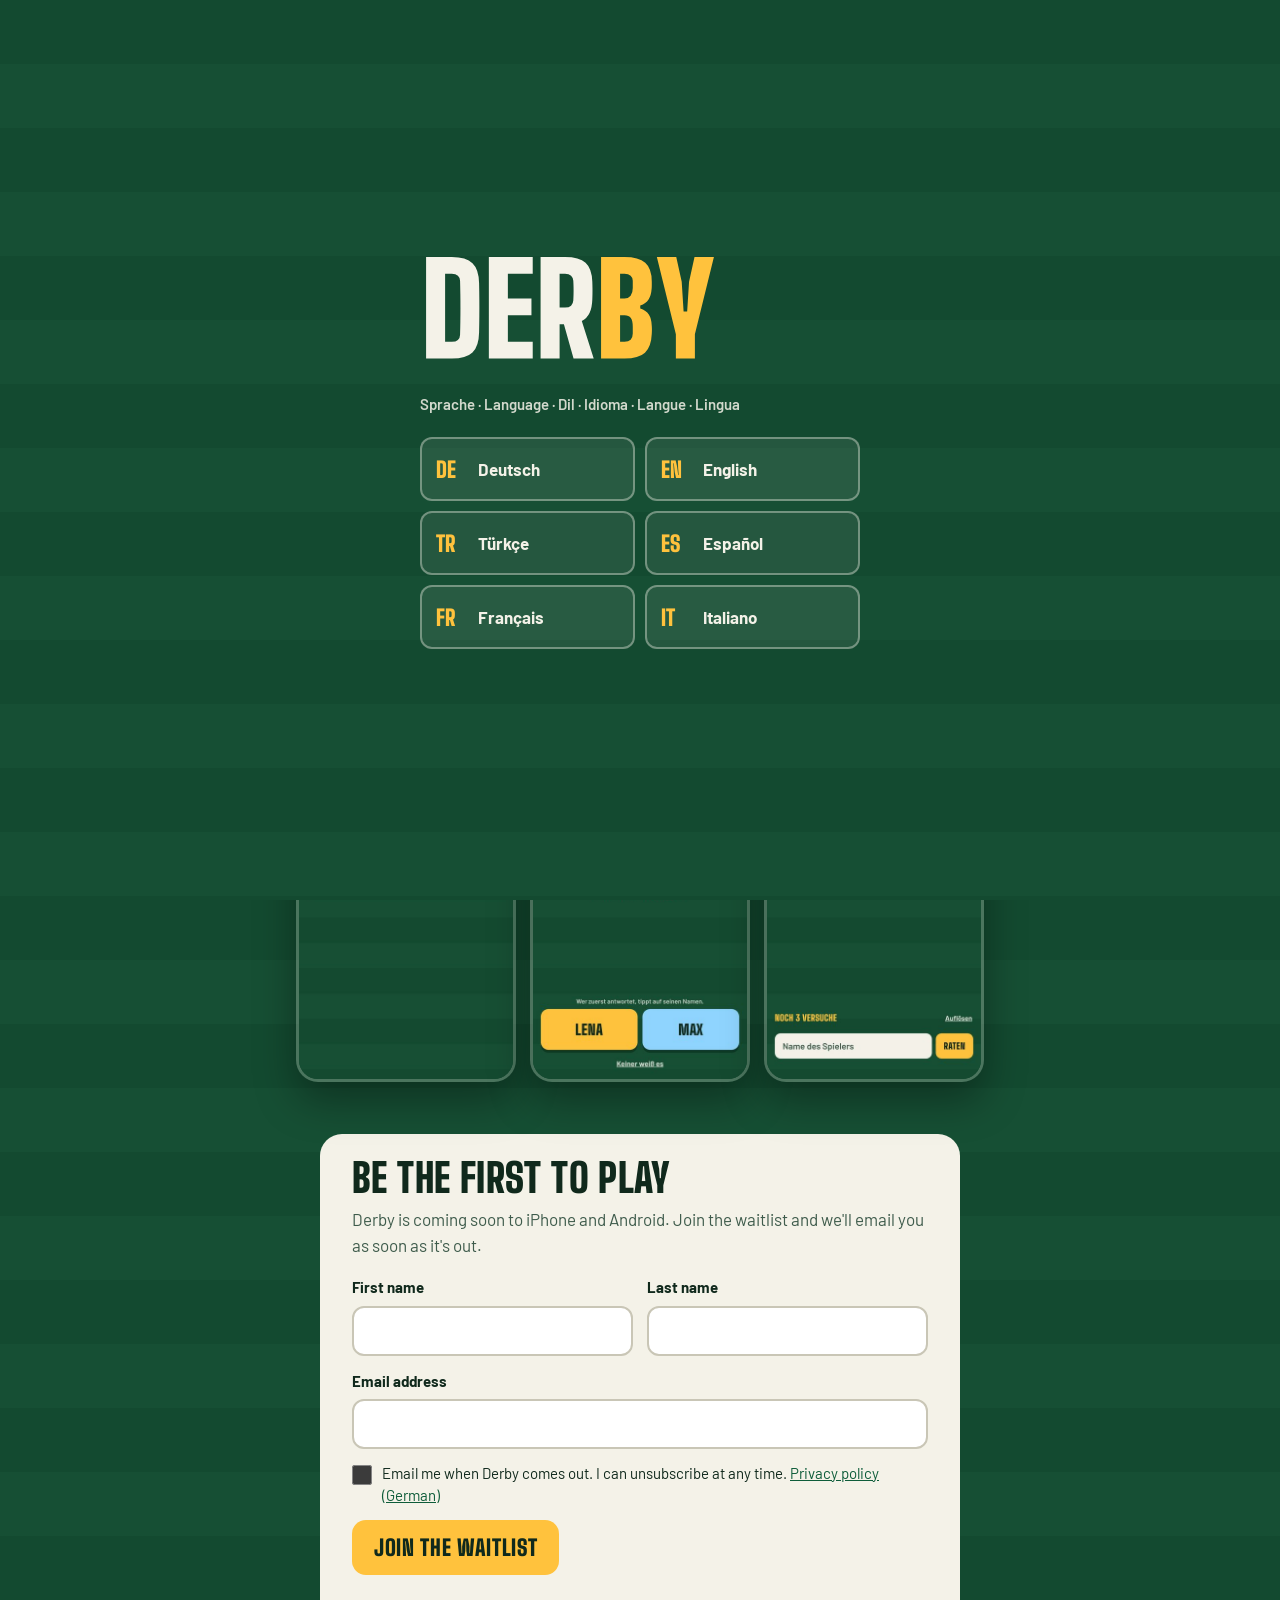
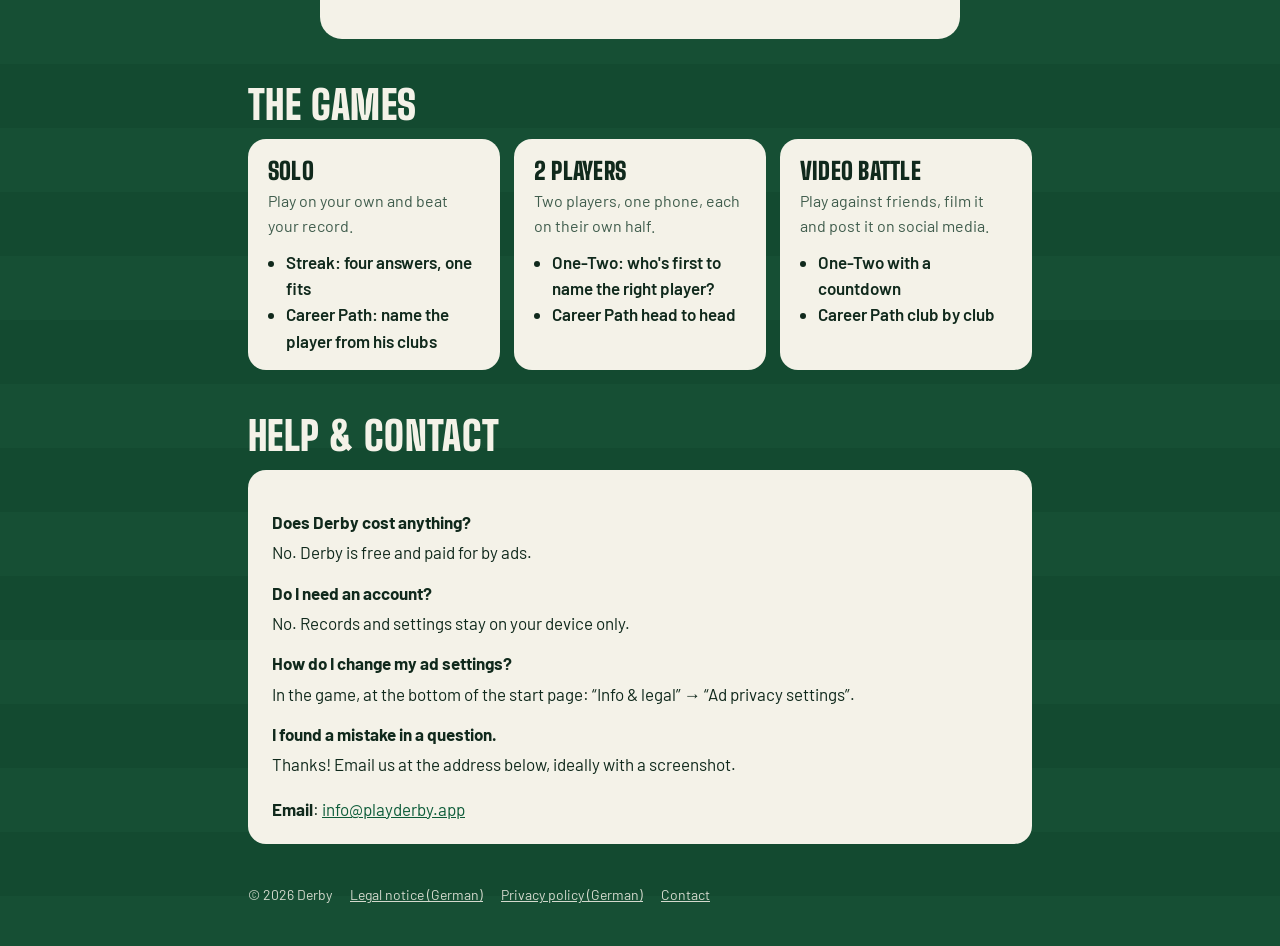
<file: index.html>
<!doctype html>
<html lang="en">
<head>
<meta charset="utf-8">
<meta name="viewport" content="width=device-width, initial-scale=1, viewport-fit=cover">
<title>Derby – Football Party Games</title>
<meta name="description" content="Who&#x27;s the king of ball knowledge? Football party games: Career Path, One-Two, Streak and Video Battle. Coming soon to iPhone and Android, join the waitlist now.">
<meta name="theme-color" content="#134a30">
<link rel="canonical" href="https://playderby.app/">
<link rel="icon" type="image/png" href="icon-192.png">
<link rel="apple-touch-icon" href="apple-touch-icon.png">
<link rel="stylesheet" href="site.css">
<script>
/* same key as the game: a language picked here opens the game in that language, and the other way round */
(function () {
  var d = document.documentElement, l = null;
  try { l = localStorage.getItem("derby-lang"); } catch (e) {}
  d.className += " js" + (l ? "" : " pick");
})();
</script>
<style>
.wrap{position:relative}
header.top nav{align-items:center}
.lang-btn{display:inline-flex;align-items:center;gap:8px;padding:7px 12px;border:2px solid var(--line);border-radius:999px;background:none;color:var(--chalk);font:inherit;font-weight:700;font-size:15px;cursor:pointer}
.lang-btn .code{font-family:"Big Shoulders Display",Impact,sans-serif;font-weight:900;font-size:18px;color:var(--p1);line-height:1}
.picker{position:fixed;inset:0;z-index:50;display:none;overflow-y:auto;color:var(--chalk);
  background:repeating-linear-gradient(to bottom,var(--deep) 0 64px,#164f34 64px 128px);
  padding:calc(env(safe-area-inset-top,0px) + 28px) max(16px,env(safe-area-inset-right,0px)) calc(env(safe-area-inset-bottom,0px) + 28px) max(16px,env(safe-area-inset-left,0px))}
html.pick .picker{display:block}
html.pick body{overflow:hidden}
html.js:not(.ready) .wrap{visibility:hidden}
.picker-in{max-width:440px;min-height:100%;margin:0 auto;display:flex;flex-direction:column;justify-content:center;gap:22px}
.picker .logo{display:block;width:min(300px,70vw)}
.picker h1{margin:0;font:600 15px/1.5 Barlow,"Helvetica Neue",Arial,sans-serif;text-transform:none;letter-spacing:0;opacity:.85}
.lang-grid{display:grid;grid-template-columns:1fr 1fr;gap:10px}
.lang-opt{display:flex;align-items:center;gap:12px;min-height:64px;padding:10px 14px;border-radius:12px;border:2px solid var(--line);background:rgba(244,242,232,.08);color:var(--chalk);font:700 17px Barlow,"Helvetica Neue",Arial,sans-serif;text-align:left;cursor:pointer;min-width:0}
.lang-opt .code{font-family:"Big Shoulders Display",Impact,sans-serif;font-weight:900;font-size:22px;color:var(--p1);min-width:30px}
.lang-opt[aria-pressed="true"]{border-color:var(--p1)}
.lang-opt:hover,.lang-btn:hover{border-color:var(--p1)}
.waitlist{background:var(--chalk);color:var(--ink);border-radius:22px;padding:24px clamp(18px,4vw,32px) 26px;margin:34px auto 10px;max-width:640px;scroll-margin-top:16px}
.waitlist h2{color:var(--ink);margin:0 0 8px}
.waitlist > p{margin:0 0 18px;color:var(--ink-soft)}
.wl{display:flex;flex-direction:column;gap:14px}
.wl .row{display:grid;grid-template-columns:1fr 1fr;gap:14px}
.wl label{display:flex;flex-direction:column;gap:6px;font-weight:700;font-size:15px}
.wl input:not([type=checkbox]){padding:13px 14px;border:2px solid #c9c6b6;border-radius:12px;background:#fff;color:var(--ink);font:400 17px Barlow,"Helvetica Neue",Arial,sans-serif;min-width:0}
.wl input:focus{outline:none;border-color:var(--turf)}
.wl .ok{flex-direction:row;align-items:flex-start;gap:10px;font-weight:400;font-size:15px;line-height:1.45}
.wl .ok input{width:20px;height:20px;margin:2px 0 0;flex:none;accent-color:var(--turf)}
.wl .ok a{color:#0d5c39}
.wl .hp{position:absolute;left:-9999px;width:1px;height:1px;overflow:hidden}
.wl .btn{border:0;cursor:pointer;align-self:flex-start}
.wl .btn:disabled{opacity:.6;cursor:default}
.wl .msg{margin:0;font-weight:700;min-height:1.4em}
.wl .msg.bad{color:#b3261e}
.wl.done .row,.wl.done label,.wl.done .btn{display:none}
.wl.done .msg{font-size:18px;color:#0d5c39}
@media (max-width:520px){header.top{flex-wrap:wrap}header.top nav{gap:12px}.wl .row{grid-template-columns:1fr}.wl .btn{align-self:stretch;text-align:center}}
</style>
</head>
<body>
<div class="picker" id="picker" role="dialog" aria-modal="true" aria-labelledby="pickQ">
  <div class="picker-in">
    <span class="logo"><svg xmlns="http://www.w3.org/2000/svg" viewBox="0 0 4732 1792" role="img" aria-label="Derby"><path transform="translate(16.0 1696.0) scale(1 -1)" fill="#f4f2e8" d="M80 0V1600H486Q711 1600 811.5 1504.5Q912 1409 916 1190Q919 1051 920.0 926.0Q921 801 920.0 676.0Q919 551 916 412Q912 192 811.5 96.0Q711 0 486 0ZM380 264H486Q549 264 582.0 293.0Q615 322 616 376Q619 483 620.5 589.0Q622 695 622.0 801.0Q622 907 620.5 1013.5Q619 1120 616 1226Q615 1279 582.0 1307.5Q549 1336 486 1336H380Z"/><path transform="translate(1006.0 1696.0) scale(1 -1)" fill="#f4f2e8" d="M80 0V1600H772V1336H380V946H752V682H380V264H772V0Z"/><path transform="translate(1822.0 1696.0) scale(1 -1)" fill="#f4f2e8" d="M80 0V1600H466Q690 1600 789.5 1509.5Q889 1419 896 1210Q898 1154 898.5 1112.0Q899 1070 898.5 1028.0Q898 986 896 930Q892 800 852.5 717.0Q813 634 730 590L918 0H600L448 540H380V0ZM380 804H466Q529 804 561.0 833.0Q593 862 596 914Q599 963 600.0 1016.5Q601 1070 600.0 1123.5Q599 1177 596 1226Q593 1279 561.0 1307.5Q529 1336 466 1336H380Z"/><path transform="translate(2776.0 1696.0) scale(1 -1)" fill="#ffc23d" d="M80 0V1600H450Q674 1600 777.0 1509.5Q880 1419 880 1210V1156Q880 1130 878 1104Q871 995 829.0 930.5Q787 866 698 836V788Q790 758 833.0 692.5Q876 627 880 514Q882 481 882.0 453.0Q882 425 880 390Q871 182 772.5 91.0Q674 0 450 0ZM380 264H450Q513 264 546.5 297.5Q580 331 580 394V500Q580 599 549.5 640.5Q519 682 450 682H380ZM380 946H450Q513 946 546.5 989.5Q580 1033 580 1112V1226Q580 1279 546.5 1307.5Q513 1336 450 1336H380Z"/><path transform="translate(3721.0 1696.0) scale(1 -1)" fill="#ffc23d" d="M315 0V382L15 1600H321L407 1212L437 742H493L523 1212L609 1600H915L615 382V0Z"/></svg></span>
    <h1 id="pickQ">Sprache · Language · Dil · Idioma · Langue · Lingua</h1>
    <div class="lang-grid">
      <button class="lang-opt" type="button" data-lang="de" lang="de"><span class="code">DE</span><span>Deutsch</span></button>
      <button class="lang-opt" type="button" data-lang="en" lang="en"><span class="code">EN</span><span>English</span></button>
      <button class="lang-opt" type="button" data-lang="tr" lang="tr"><span class="code">TR</span><span>Türkçe</span></button>
      <button class="lang-opt" type="button" data-lang="es" lang="es"><span class="code">ES</span><span>Español</span></button>
      <button class="lang-opt" type="button" data-lang="fr" lang="fr"><span class="code">FR</span><span>Français</span></button>
      <button class="lang-opt" type="button" data-lang="it" lang="it"><span class="code">IT</span><span>Italiano</span></button>
    </div>
  </div>
</div>
<div class="wrap">
<header class="top"><a href="./" class="mini" data-a="home" aria-label="Derby home"><svg xmlns="http://www.w3.org/2000/svg" viewBox="0 0 4732 1792" role="img" aria-label="Derby"><path transform="translate(16.0 1696.0) scale(1 -1)" fill="#f4f2e8" d="M80 0V1600H486Q711 1600 811.5 1504.5Q912 1409 916 1190Q919 1051 920.0 926.0Q921 801 920.0 676.0Q919 551 916 412Q912 192 811.5 96.0Q711 0 486 0ZM380 264H486Q549 264 582.0 293.0Q615 322 616 376Q619 483 620.5 589.0Q622 695 622.0 801.0Q622 907 620.5 1013.5Q619 1120 616 1226Q615 1279 582.0 1307.5Q549 1336 486 1336H380Z"/><path transform="translate(1006.0 1696.0) scale(1 -1)" fill="#f4f2e8" d="M80 0V1600H772V1336H380V946H752V682H380V264H772V0Z"/><path transform="translate(1822.0 1696.0) scale(1 -1)" fill="#f4f2e8" d="M80 0V1600H466Q690 1600 789.5 1509.5Q889 1419 896 1210Q898 1154 898.5 1112.0Q899 1070 898.5 1028.0Q898 986 896 930Q892 800 852.5 717.0Q813 634 730 590L918 0H600L448 540H380V0ZM380 804H466Q529 804 561.0 833.0Q593 862 596 914Q599 963 600.0 1016.5Q601 1070 600.0 1123.5Q599 1177 596 1226Q593 1279 561.0 1307.5Q529 1336 466 1336H380Z"/><path transform="translate(2776.0 1696.0) scale(1 -1)" fill="#ffc23d" d="M80 0V1600H450Q674 1600 777.0 1509.5Q880 1419 880 1210V1156Q880 1130 878 1104Q871 995 829.0 930.5Q787 866 698 836V788Q790 758 833.0 692.5Q876 627 880 514Q882 481 882.0 453.0Q882 425 880 390Q871 182 772.5 91.0Q674 0 450 0ZM380 264H450Q513 264 546.5 297.5Q580 331 580 394V500Q580 599 549.5 640.5Q519 682 450 682H380ZM380 946H450Q513 946 546.5 989.5Q580 1033 580 1112V1226Q580 1279 546.5 1307.5Q513 1336 450 1336H380Z"/><path transform="translate(3721.0 1696.0) scale(1 -1)" fill="#ffc23d" d="M315 0V382L15 1600H321L407 1212L437 742H493L523 1212L609 1600H915L615 382V0Z"/></svg></a><nav><a href="#warteliste" data-t="navWait">Waitlist</a><a href="#kontakt" data-t="contact">Contact</a><button class="lang-btn" type="button" id="langBtn" data-a="lang" aria-label="Language"><span class="code">EN</span><span class="nm">English</span></button></nav></header>
<main>

<section class="hero">
  <span class="big"><svg xmlns="http://www.w3.org/2000/svg" viewBox="0 0 4732 1792" role="img" aria-label="Derby"><path transform="translate(16.0 1696.0) scale(1 -1)" fill="#f4f2e8" d="M80 0V1600H486Q711 1600 811.5 1504.5Q912 1409 916 1190Q919 1051 920.0 926.0Q921 801 920.0 676.0Q919 551 916 412Q912 192 811.5 96.0Q711 0 486 0ZM380 264H486Q549 264 582.0 293.0Q615 322 616 376Q619 483 620.5 589.0Q622 695 622.0 801.0Q622 907 620.5 1013.5Q619 1120 616 1226Q615 1279 582.0 1307.5Q549 1336 486 1336H380Z"/><path transform="translate(1006.0 1696.0) scale(1 -1)" fill="#f4f2e8" d="M80 0V1600H772V1336H380V946H752V682H380V264H772V0Z"/><path transform="translate(1822.0 1696.0) scale(1 -1)" fill="#f4f2e8" d="M80 0V1600H466Q690 1600 789.5 1509.5Q889 1419 896 1210Q898 1154 898.5 1112.0Q899 1070 898.5 1028.0Q898 986 896 930Q892 800 852.5 717.0Q813 634 730 590L918 0H600L448 540H380V0ZM380 804H466Q529 804 561.0 833.0Q593 862 596 914Q599 963 600.0 1016.5Q601 1070 600.0 1123.5Q599 1177 596 1226Q593 1279 561.0 1307.5Q529 1336 466 1336H380Z"/><path transform="translate(2776.0 1696.0) scale(1 -1)" fill="#ffc23d" d="M80 0V1600H450Q674 1600 777.0 1509.5Q880 1419 880 1210V1156Q880 1130 878 1104Q871 995 829.0 930.5Q787 866 698 836V788Q790 758 833.0 692.5Q876 627 880 514Q882 481 882.0 453.0Q882 425 880 390Q871 182 772.5 91.0Q674 0 450 0ZM380 264H450Q513 264 546.5 297.5Q580 331 580 394V500Q580 599 549.5 640.5Q519 682 450 682H380ZM380 946H450Q513 946 546.5 989.5Q580 1033 580 1112V1226Q580 1279 546.5 1307.5Q513 1336 450 1336H380Z"/><path transform="translate(3721.0 1696.0) scale(1 -1)" fill="#ffc23d" d="M315 0V382L15 1600H321L407 1212L437 742H493L523 1212L609 1600H915L615 382V0Z"/></svg></span>
  <p class="tag" data-t="tag">Football party games for you and your mates</p>
  <p data-t="intro">Name players from their clubs, guess career paths and take on your mates head to head. On your own, two players on one phone, or as a video battle to film.</p>
  <div class="btns"><a class="btn main" href="#warteliste" data-t="ctaWait">Join the waitlist</a><a class="btn ghost" href="#spiele" data-t="games">The games</a></div>
  <p class="soon" data-t="soon">Coming soon as an app for iPhone and Android.</p>
  <div class="shots">
    <img src="bild-menue.jpg" width="440" height="956" alt="Derby: start screen with Solo, 2 players and Video battle">
    <img src="bild-video-battle.jpg" width="440" height="956" alt="Derby: One-Two video battle with two players">
    <img src="bild-karriereweg.jpg" width="440" height="956" alt="Derby: Career Path with clubs revealed">
  </div>
</section>

<section class="waitlist" id="warteliste">
  <h2 data-t="waitH">Be the first to play</h2>
  <p data-t="waitP">Derby is coming soon to iPhone and Android. Join the waitlist and we&#x27;ll email you as soon as it&#x27;s out.</p>
  <form id="wl" class="wl" novalidate>
    <div class="row">
      <label><span data-t="fFirst">First name</span><input name="first" autocomplete="given-name" required maxlength="60"></label>
      <label><span data-t="fLast">Last name</span><input name="last" autocomplete="family-name" required maxlength="60"></label>
    </div>
    <label><span data-t="fMail">Email address</span><input name="email" type="email" autocomplete="email" inputmode="email" required maxlength="120"></label>
    <label class="hp" aria-hidden="true">Website<input name="website" tabindex="-1" autocomplete="off"></label>
    <label class="ok"><input type="checkbox" name="consent" required><span><span data-t="fConsent">Email me when Derby comes out. I can unsubscribe at any time.</span> <a href="datenschutz.html" id="wlPrivacy">Privacy policy (German)</a></span></label>
    <button class="btn main" type="submit" data-t="fBtn">Join the waitlist</button>
    <p class="msg" id="wlMsg" role="status" aria-live="polite"></p>
  </form>
</section>

<h2 id="spiele" data-t="games">The games</h2>
<div class="cards" id="cards">
  <div class="card"><h3>Solo</h3><p>Play on your own and beat your record.</p><ul><li>Streak: four answers, one fits</li><li>Career Path: name the player from his clubs</li></ul></div>
  <div class="card"><h3>2 players</h3><p>Two players, one phone, each on their own half.</p><ul><li>One-Two: who&#x27;s first to name the right player?</li><li>Career Path head to head</li></ul></div>
  <div class="card"><h3>Video battle</h3><p>Play against friends, film it and post it on social media.</p><ul><li>One-Two with a countdown</li><li>Career Path club by club</li></ul></div>
</div>

<h2 id="kontakt" data-t="help">Help &amp; contact</h2>
<div class="panel">
  <dl class="faq" id="faq">
    <dt>Does Derby cost anything?</dt><dd>No. Derby is free and paid for by ads.</dd>
    <dt>Do I need an account?</dt><dd>No. Records and settings stay on your device only.</dd>
    <dt>How do I change my ad settings?</dt><dd>In the game, at the bottom of the start page: “Info &amp; legal” → “Ad privacy settings”.</dd>
    <dt>I found a mistake in a question.</dt><dd>Thanks! Email us at the address below, ideally with a screenshot.</dd>
  </dl>
  <p style="margin:18px 0 0"><strong data-t="mail">Email</strong>: <a href="mailto:info@playderby.app">info@playderby.app</a></p>
</div>

</main>
<footer><span>© 2026 Derby</span><a href="impressum.html" id="fImprint">Legal notice (German)</a><a href="datenschutz.html" id="fPrivacy">Privacy policy (German)</a><a href="#kontakt" data-t="contact">Contact</a></footer>
</div>
<script>
const T = {"de": {"title": "Derby – Fußball-Partyspiele", "desc": "Wer ist der König des Ball Knowledge? Fußball-Partyspiele: Karriereweg, Doppelpass, Serie und Video-Battle. Bald für iPhone und Android, jetzt auf die Warteliste.", "lang": "Sprache", "play": "Im Browser spielen", "contact": "Kontakt", "home": "Derby Startseite", "tag": "Fußball-Partyspiele für dich und deine Freunde", "intro": "Erkenne Spieler an ihren Vereinen, rate Karrierewege und tritt im Duell gegen deine Freunde an. Allein, zu zweit an einem Handy oder als Video-Battle zum Filmen.", "cta": "Jetzt im Browser spielen", "games": "Die Spiele", "soon": "Bald als App für iPhone und Android.", "shots": ["Derby: Startbildschirm mit Solo, 2 Spieler und Video-Battle", "Derby: Video-Battle Doppelpass mit zwei Spielern", "Derby: Karriereweg mit aufgedeckten Stationen"], "cards": [["Solo", "Allein spielen und deinen Rekord knacken.", ["Serie: vier Antworten, eine passt", "Karriereweg: Spieler an seinen Stationen erkennen"]], ["2 Spieler", "Zu zweit an einem Handy, jeder auf seiner Hälfte.", ["Doppelpass: Wer kennt zuerst den passenden Spieler?", "Karriereweg im Duell"]], ["Video-Battle", "Gegen Freunde spielen, filmen und auf Social Media posten.", ["Doppelpass mit Countdown", "Karriereweg Station für Station"]]], "help": "Hilfe & Kontakt", "faq": [["Kostet Derby etwas?", "Nein. Derby ist kostenlos und finanziert sich über Werbung."], ["Brauche ich ein Konto?", "Nein. Rekorde und Einstellungen bleiben nur auf deinem Gerät."], ["Wie ändere ich meine Werbe-Einstellungen?", "Im Spiel unten auf der Startseite: „Info & Rechtliches“ → „Werbe-Einstellungen“."], ["Ich habe einen Fehler in einer Frage gefunden.", "Danke! Schreib uns an die Adresse unten, am besten mit einem Screenshot."]], "mail": "E-Mail", "imprint": "Impressum", "privacy": "Datenschutz", "german": "", "navWait": "Warteliste", "ctaWait": "Auf die Warteliste", "waitH": "Sei als Erstes dabei", "waitP": "Derby erscheint bald für iPhone und Android. Trag dich in die Warteliste ein, dann schreiben wir dir, sobald es losgeht.", "fFirst": "Vorname", "fLast": "Nachname", "fMail": "E-Mail-Adresse", "fConsent": "Ich möchte per E-Mail benachrichtigt werden, wenn Derby erscheint. Abmelden geht jederzeit.", "fBtn": "Eintragen", "fOk": "Fast geschafft! Wir haben dir eine E-Mail geschickt. Bitte bestätige darin deine Anmeldung.", "fMailto": "Dein E-Mail-Programm öffnet sich mit einer fertigen Nachricht. Schick sie einfach ab, dann tragen wir dich ein.", "fErr": "Das hat nicht geklappt. Bitte versuch es nochmal oder schreib uns an info@playderby.app.", "fConfirmed": "Danke! Deine Anmeldung ist bestätigt, du stehst auf der Warteliste."}, "en": {"title": "Derby – Football Party Games", "desc": "Who's the king of ball knowledge? Football party games: Career Path, One-Two, Streak and Video Battle. Coming soon to iPhone and Android, join the waitlist now.", "lang": "Language", "play": "Play in browser", "contact": "Contact", "home": "Derby home", "tag": "Football party games for you and your mates", "intro": "Name players from their clubs, guess career paths and take on your mates head to head. On your own, two players on one phone, or as a video battle to film.", "cta": "Play now in your browser", "games": "The games", "soon": "Coming soon as an app for iPhone and Android.", "shots": ["Derby: start screen with Solo, 2 players and Video battle", "Derby: One-Two video battle with two players", "Derby: Career Path with clubs revealed"], "cards": [["Solo", "Play on your own and beat your record.", ["Streak: four answers, one fits", "Career Path: name the player from his clubs"]], ["2 players", "Two players, one phone, each on their own half.", ["One-Two: who's first to name the right player?", "Career Path head to head"]], ["Video battle", "Play against friends, film it and post it on social media.", ["One-Two with a countdown", "Career Path club by club"]]], "help": "Help & contact", "faq": [["Does Derby cost anything?", "No. Derby is free and paid for by ads."], ["Do I need an account?", "No. Records and settings stay on your device only."], ["How do I change my ad settings?", "In the game, at the bottom of the start page: “Info & legal” → “Ad privacy settings”."], ["I found a mistake in a question.", "Thanks! Email us at the address below, ideally with a screenshot."]], "mail": "Email", "imprint": "Legal notice", "privacy": "Privacy policy", "german": " (German)", "navWait": "Waitlist", "ctaWait": "Join the waitlist", "waitH": "Be the first to play", "waitP": "Derby is coming soon to iPhone and Android. Join the waitlist and we'll email you as soon as it's out.", "fFirst": "First name", "fLast": "Last name", "fMail": "Email address", "fConsent": "Email me when Derby comes out. I can unsubscribe at any time.", "fBtn": "Join the waitlist", "fOk": "Almost done! We've sent you an email. Please confirm your sign-up in it.", "fMailto": "Your email app opens with a ready-made message. Just send it and we'll add you.", "fErr": "That didn't work. Please try again or email us at info@playderby.app.", "fConfirmed": "Thanks! You're confirmed and on the waitlist."}, "tr": {"title": "Derby – Futbol Parti Oyunları", "desc": "Ball knowledge kralı kim? Futbol parti oyunları: Kariyer Yolu, Verkaç, Seri ve Video düellosu. Yakında iPhone ve Android'de, şimdi bekleme listesine katıl.", "lang": "Dil", "play": "Tarayıcıda oyna", "contact": "İletişim", "home": "Derby ana sayfa", "tag": "Sen ve arkadaşların için futbol parti oyunları", "intro": "Futbolcuları kulüplerinden tanı, kariyer yollarını tahmin et ve arkadaşlarınla düelloya gir. Tek başına, tek telefonda iki kişi ya da çekip paylaşabileceğin bir video düellosu olarak.", "cta": "Şimdi tarayıcıda oyna", "games": "Oyunlar", "soon": "Yakında iPhone ve Android için uygulama olarak.", "shots": ["Derby: Solo, 2 oyuncu ve Video düellosu ile ana ekran", "Derby: İki oyunculu Verkaç video düellosu", "Derby: Kulüpleri açılmış Kariyer Yolu"], "cards": [["Solo", "Tek başına oyna, rekorunu kır.", ["Seri: dört cevap, biri doğru", "Kariyer Yolu: futbolcuyu kulüplerinden tanı"]], ["2 oyuncu", "Tek telefonda iki kişi, herkes kendi yarısında.", ["Verkaç: Doğru futbolcuyu ilk kim bilecek?", "Düelloda Kariyer Yolu"]], ["Video düellosu", "Arkadaşlarınla oyna, videoya çek ve sosyal medyada paylaş.", ["Geri sayımlı Verkaç", "Kulüp kulüp Kariyer Yolu"]]], "help": "Yardım ve iletişim", "faq": [["Derby ücretli mi?", "Hayır. Derby ücretsizdir ve reklamlarla finanse edilir."], ["Hesap gerekiyor mu?", "Hayır. Rekorların ve ayarların yalnızca cihazında kalır."], ["Reklam ayarlarımı nasıl değiştiririm?", "Oyunda ana sayfanın altında: “Bilgi ve yasal” → “Reklam gizlilik ayarları”."], ["Bir soruda hata buldum.", "Teşekkürler! Aşağıdaki adrese yaz, mümkünse ekran görüntüsüyle."]], "mail": "E-posta", "imprint": "Künye", "privacy": "Gizlilik politikası", "german": " (Almanca)", "navWait": "Bekleme listesi", "ctaWait": "Bekleme listesine katıl", "waitH": "İlk oynayan sen ol", "waitP": "Derby yakında iPhone ve Android'de. Bekleme listesine katıl, çıktığı anda sana e-posta gönderelim.", "fFirst": "Ad", "fLast": "Soyad", "fMail": "E-posta adresi", "fConsent": "Derby çıktığında bana e-posta ile haber verilsin. İstediğim zaman abonelikten çıkabilirim.", "fBtn": "Listeye katıl", "fOk": "Neredeyse tamam! Sana bir e-posta gönderdik. Lütfen kaydını oradan onayla.", "fMailto": "E-posta uygulaman hazır bir mesajla açılıyor. Göndermen yeterli, seni listeye ekleriz.", "fErr": "Olmadı. Lütfen tekrar dene ya da info@playderby.app adresine yaz.", "fConfirmed": "Teşekkürler! Kaydın onaylandı, bekleme listesindesin."}, "es": {"title": "Derby – Juegos de fútbol con amigos", "desc": "¿Quién es el rey del ball knowledge? Juegos de fútbol: Trayectoria, La Pared, Racha y Video battle. Pronto en iPhone y Android, apúntate ya a la lista de espera.", "lang": "Idioma", "play": "Jugar en el navegador", "contact": "Contacto", "home": "Inicio de Derby", "tag": "Juegos de fútbol para ti y tus amigos", "intro": "Reconoce a jugadores por sus clubes, adivina trayectorias y enfréntate a tus amigos en duelos. Solo, dos jugadores en un móvil o como video battle para grabar.", "cta": "Juega ahora en el navegador", "games": "Los juegos", "soon": "Pronto como app para iPhone y Android.", "shots": ["Derby: pantalla de inicio con Solo, 2 jugadores y Video battle", "Derby: video battle de La Pared con dos jugadores", "Derby: Trayectoria con los clubes descubiertos"], "cards": [["Solo", "Juega solo y supera tu récord.", ["Racha: cuatro respuestas, una encaja", "Trayectoria: adivina el jugador por sus clubes"]], ["2 jugadores", "Dos jugadores, un móvil, cada uno en su mitad.", ["La Pared: ¿quién nombra primero al jugador correcto?", "Trayectoria en duelo"]], ["Video battle", "Juega contra tus amigos, grábalo y súbelo a redes sociales.", ["La Pared con cuenta atrás", "Trayectoria club a club"]]], "help": "Ayuda y contacto", "faq": [["¿Derby cuesta algo?", "No. Derby es gratis y se financia con publicidad."], ["¿Necesito una cuenta?", "No. Tus récords y ajustes se quedan solo en tu dispositivo."], ["¿Cómo cambio mis ajustes de publicidad?", "En el juego, abajo en la página de inicio: «Información y aviso legal» → «Privacidad de anuncios»."], ["He encontrado un error en una pregunta.", "¡Gracias! Escríbenos a la dirección de abajo, mejor con una captura de pantalla."]], "mail": "Correo", "imprint": "Aviso legal", "privacy": "Política de privacidad", "german": " (en alemán)", "navWait": "Lista de espera", "ctaWait": "Apúntate a la lista", "waitH": "Sé de los primeros en jugar", "waitP": "Derby llega pronto a iPhone y Android. Apúntate a la lista de espera y te escribiremos en cuanto salga.", "fFirst": "Nombre", "fLast": "Apellido", "fMail": "Correo electrónico", "fConsent": "Quiero recibir un correo cuando salga Derby. Puedo darme de baja en cualquier momento.", "fBtn": "Apuntarme", "fOk": "¡Casi listo! Te hemos enviado un correo. Confirma tu inscripción desde ahí.", "fMailto": "Se abre tu app de correo con un mensaje listo. Envíalo y te apuntamos.", "fErr": "No ha funcionado. Inténtalo de nuevo o escríbenos a info@playderby.app.", "fConfirmed": "¡Gracias! Tu inscripción está confirmada, ya estás en la lista de espera."}, "fr": {"title": "Derby – Jeux de foot entre amis", "desc": "Qui est le roi du ball knowledge ? Jeux de foot : Parcours, Une-Deux, Série et Battle vidéo. Bientôt sur iPhone et Android, inscris-toi sur la liste d'attente.", "lang": "Langue", "play": "Jouer dans le navigateur", "contact": "Contact", "home": "Accueil Derby", "tag": "Des jeux de foot pour toi et tes potes", "intro": "Reconnais les joueurs grâce à leurs clubs, devine des parcours et affronte tes potes en duel. En solo, à deux sur un téléphone ou en battle vidéo à filmer.", "cta": "Joue maintenant dans ton navigateur", "games": "Les jeux", "soon": "Bientôt en appli pour iPhone et Android.", "shots": ["Derby : écran d'accueil avec Solo, 2 joueurs et Battle vidéo", "Derby : battle vidéo Une-Deux à deux joueurs", "Derby : Parcours avec les clubs révélés"], "cards": [["Solo", "Joue seul et bats ton record.", ["Série : quatre réponses, une seule est bonne", "Parcours : devine le joueur grâce à ses clubs"]], ["2 joueurs", "Deux joueurs, un téléphone, chacun sur sa moitié.", ["Une-Deux : qui trouve en premier le bon joueur ?", "Parcours en duel"]], ["Battle vidéo", "Affronte tes amis, filmez-vous et postez la vidéo sur les réseaux.", ["Une-Deux avec compte à rebours", "Parcours club après club"]]], "help": "Aide et contact", "faq": [["Derby est-il payant ?", "Non. Derby est gratuit et financé par la publicité."], ["Faut-il un compte ?", "Non. Tes records et réglages restent uniquement sur ton appareil."], ["Comment modifier mes réglages publicitaires ?", "Dans le jeu, en bas de la page d'accueil : « Infos et mentions légales » → « Confidentialité des pubs »."], ["J'ai trouvé une erreur dans une question.", "Merci ! Écris-nous à l'adresse ci-dessous, idéalement avec une capture d'écran."]], "mail": "E-mail", "imprint": "Mentions légales", "privacy": "Politique de confidentialité", "german": " (en allemand)", "navWait": "Liste d'attente", "ctaWait": "Rejoindre la liste", "waitH": "Sois parmi les premiers à jouer", "waitP": "Derby arrive bientôt sur iPhone et Android. Inscris-toi sur la liste d'attente et on t'écrit dès sa sortie.", "fFirst": "Prénom", "fLast": "Nom", "fMail": "Adresse e-mail", "fConsent": "Je veux être prévenu par e-mail à la sortie de Derby. Je peux me désinscrire à tout moment.", "fBtn": "M'inscrire", "fOk": "Presque fini ! On t'a envoyé un e-mail. Confirme ton inscription dedans.", "fMailto": "Ton appli mail s'ouvre avec un message prêt. Envoie-le et on t'inscrit.", "fErr": "Ça n'a pas marché. Réessaie ou écris-nous à info@playderby.app.", "fConfirmed": "Merci ! Ton inscription est confirmée, tu es sur la liste d'attente."}, "it": {"title": "Derby – Giochi di calcio con gli amici", "desc": "Chi è il re del ball knowledge? Giochi di calcio: Carriera, Uno-Due, Serie e Video battle. Presto su iPhone e Android, entra ora in lista d'attesa.", "lang": "Lingua", "play": "Gioca nel browser", "contact": "Contatti", "home": "Home di Derby", "tag": "Giochi di calcio per te e i tuoi amici", "intro": "Riconosci i giocatori dalle loro squadre, indovina le carriere e sfida i tuoi amici. Da solo, in due su un telefono o in una video battle da filmare.", "cta": "Gioca ora nel browser", "games": "I giochi", "soon": "Presto come app per iPhone e Android.", "shots": ["Derby: schermata iniziale con Solo, 2 giocatori e Video battle", "Derby: video battle Uno-Due con due giocatori", "Derby: Carriera con le squadre scoperte"], "cards": [["Solo", "Gioca da solo e batti il tuo record.", ["Serie: quattro risposte, una è giusta", "Carriera: indovina il giocatore dalle sue squadre"]], ["2 giocatori", "Due giocatori, un telefono, ognuno sulla sua metà.", ["Uno-Due: chi nomina per primo il giocatore giusto?", "Carriera in sfida"]], ["Video battle", "Sfida i tuoi amici, filmatevi e pubblicate il video sui social.", ["Uno-Due con il conto alla rovescia", "Carriera squadra dopo squadra"]]], "help": "Aiuto e contatti", "faq": [["Derby costa qualcosa?", "No. Derby è gratis e si finanzia con la pubblicità."], ["Serve un account?", "No. Record e impostazioni restano solo sul tuo dispositivo."], ["Come cambio le impostazioni degli annunci?", "Nel gioco, in fondo alla pagina iniziale: “Info e note legali” → “Privacy degli annunci”."], ["Ho trovato un errore in una domanda.", "Grazie! Scrivici all'indirizzo qui sotto, meglio con uno screenshot."]], "mail": "E-mail", "imprint": "Note legali", "privacy": "Informativa sulla privacy", "german": " (in tedesco)", "navWait": "Lista d'attesa", "ctaWait": "Entra in lista d'attesa", "waitH": "Gioca per primo", "waitP": "Derby arriva presto su iPhone e Android. Iscriviti alla lista d'attesa e ti scriveremo appena esce.", "fFirst": "Nome", "fLast": "Cognome", "fMail": "Indirizzo e-mail", "fConsent": "Voglio ricevere un'e-mail quando esce Derby. Posso disiscrivermi in qualsiasi momento.", "fBtn": "Iscrivimi", "fOk": "Quasi fatto! Ti abbiamo inviato un'e-mail. Conferma lì la tua iscrizione.", "fMailto": "Si apre la tua app di posta con un messaggio pronto. Invialo e ti iscriviamo.", "fErr": "Non ha funzionato. Riprova o scrivici a info@playderby.app.", "fConfirmed": "Grazie! La tua iscrizione è confermata, sei in lista d'attesa."}};
const NAMES = {"de": "Deutsch", "en": "English", "tr": "Türkçe", "es": "Español", "fr": "Français", "it": "Italiano"};
const KEY = "derby-lang";
const WAITLIST = {"action": "https://6a7d0f95.sibforms.com/serve/[base64]", "first": "VORNAME", "last": "NACHNAME", "email": "EMAIL", "extra": {"email_address_check": "", "locale": "de", "html_type": "simple"}};
let cur = "en";
const root = document.documentElement;
const esc = s => String(s).replace(/[&<>"]/g, c => ({"&": "&amp;", "<": "&lt;", ">": "&gt;", '"': "&quot;"})[c]);
function saved() { try { const v = localStorage.getItem(KEY); return T[v] ? v : null; } catch (e) { return null; } }
function show(l) {
  const t = T[l];
  root.lang = l;
  document.title = t.title;
  document.querySelector('meta[name="description"]').content = t.desc;
  document.querySelectorAll("[data-t]").forEach(e => { e.textContent = t[e.dataset.t]; });
  document.querySelector('[data-a="home"]').setAttribute("aria-label", t.home);
  const lb = document.getElementById("langBtn");
  lb.setAttribute("aria-label", t.lang);
  lb.innerHTML = `<span class="code">${l.toUpperCase()}</span><span class="nm">${NAMES[l]}</span>`;
  document.getElementById("cards").innerHTML = t.cards.map(c =>
    `<div class="card"><h3>${esc(c[0])}</h3><p>${esc(c[1])}</p><ul>${c[2].map(x => `<li>${esc(x)}</li>`).join("")}</ul></div>`).join("");
  document.getElementById("faq").innerHTML = t.faq.map(f => `<dt>${esc(f[0])}</dt><dd>${esc(f[1])}</dd>`).join("");
  document.querySelectorAll(".shots img").forEach((img, i) => { img.alt = t.shots[i]; });
  document.getElementById("fImprint").textContent = t.imprint + t.german;
  document.getElementById("fPrivacy").textContent = t.privacy + t.german;
  document.getElementById("wlPrivacy").textContent = t.privacy + t.german;
  cur = l;
  if (confirmed) { wl.classList.add("done"); msg.className = "msg"; msg.textContent = t.fConfirmed; }
  document.querySelectorAll(".lang-opt").forEach(b => b.setAttribute("aria-pressed", String(b.dataset.lang === l)));
}
function openPicker(first) {
  root.classList.add("pick");
  if (first) { document.querySelectorAll(".lang-opt").forEach(b => b.removeAttribute("aria-pressed")); return; }   // nothing chosen yet
  const cur = document.querySelector('.lang-opt[aria-pressed="true"]') || document.querySelector(".lang-opt");
  cur.focus();
}
document.querySelectorAll(".lang-opt").forEach(b => b.addEventListener("click", () => {
  const l = b.dataset.lang;
  try { localStorage.setItem(KEY, l); } catch (e) {}
  show(l);
  root.classList.remove("pick");
  if (confirmed) document.getElementById("warteliste").scrollIntoView(); else scrollTo(0, 0);
}));
document.getElementById("langBtn").addEventListener("click", () => openPicker(false));
document.addEventListener("keydown", e => { if (e.key === "Escape" && saved() && root.classList.contains("pick")) root.classList.remove("pick"); });
/* waitlist: to Brevo once it is set up (it sends the confirmation e-mail), until then a ready-made e-mail to info@ */
const wl = document.getElementById("wl"), msg = document.getElementById("wlMsg");
const confirmed = new URLSearchParams(location.search).has("bestaetigt");   // back from the confirmation link
if (confirmed) history.replaceState(null, "", location.pathname + location.hash);
wl.addEventListener("submit", async e => {
  e.preventDefault();
  const t = T[cur], f = new FormData(wl);
  msg.className = "msg"; msg.textContent = "";
  if (!wl.checkValidity()) { wl.reportValidity(); return; }
  if (f.get("website")) return;   // filled only by spam bots
  const first = f.get("first").trim(), last = f.get("last").trim(), email = f.get("email").trim();
  if (!WAITLIST.action) {
    const body = `Bitte tragt mich in die Warteliste ein.

Vorname: ${first}
Nachname: ${last}
E-Mail: ${email}
Sprache: ${cur}

Ich möchte per E-Mail benachrichtigt werden, wenn Derby erscheint.`;
    location.href = "mailto:info@playderby.app?subject=" + encodeURIComponent("Derby Warteliste") + "&body=" + encodeURIComponent(body);
    msg.textContent = t.fMailto;
    return;
  }
  const out = new URLSearchParams();
  out.append(WAITLIST.first, first); out.append(WAITLIST.last, last); out.append(WAITLIST.email, email);
  for (const [k, v] of Object.entries(WAITLIST.extra || {})) out.append(k, v);
  const btn = wl.querySelector("button"); btn.disabled = true;
  try {
    await fetch(WAITLIST.action, { method: "POST", body: out, mode: "no-cors" });
    wl.classList.add("done"); msg.textContent = t.fOk;
  } catch (err) {
    msg.className = "msg bad"; msg.textContent = t.fErr;
  } finally { btn.disabled = false; }
});
const first = saved();
show(first || "en");
root.classList.add("ready");
if (!first) openPicker(true);
else if (confirmed) document.getElementById("warteliste").scrollIntoView();
</script>
</body>
</html>
</file>
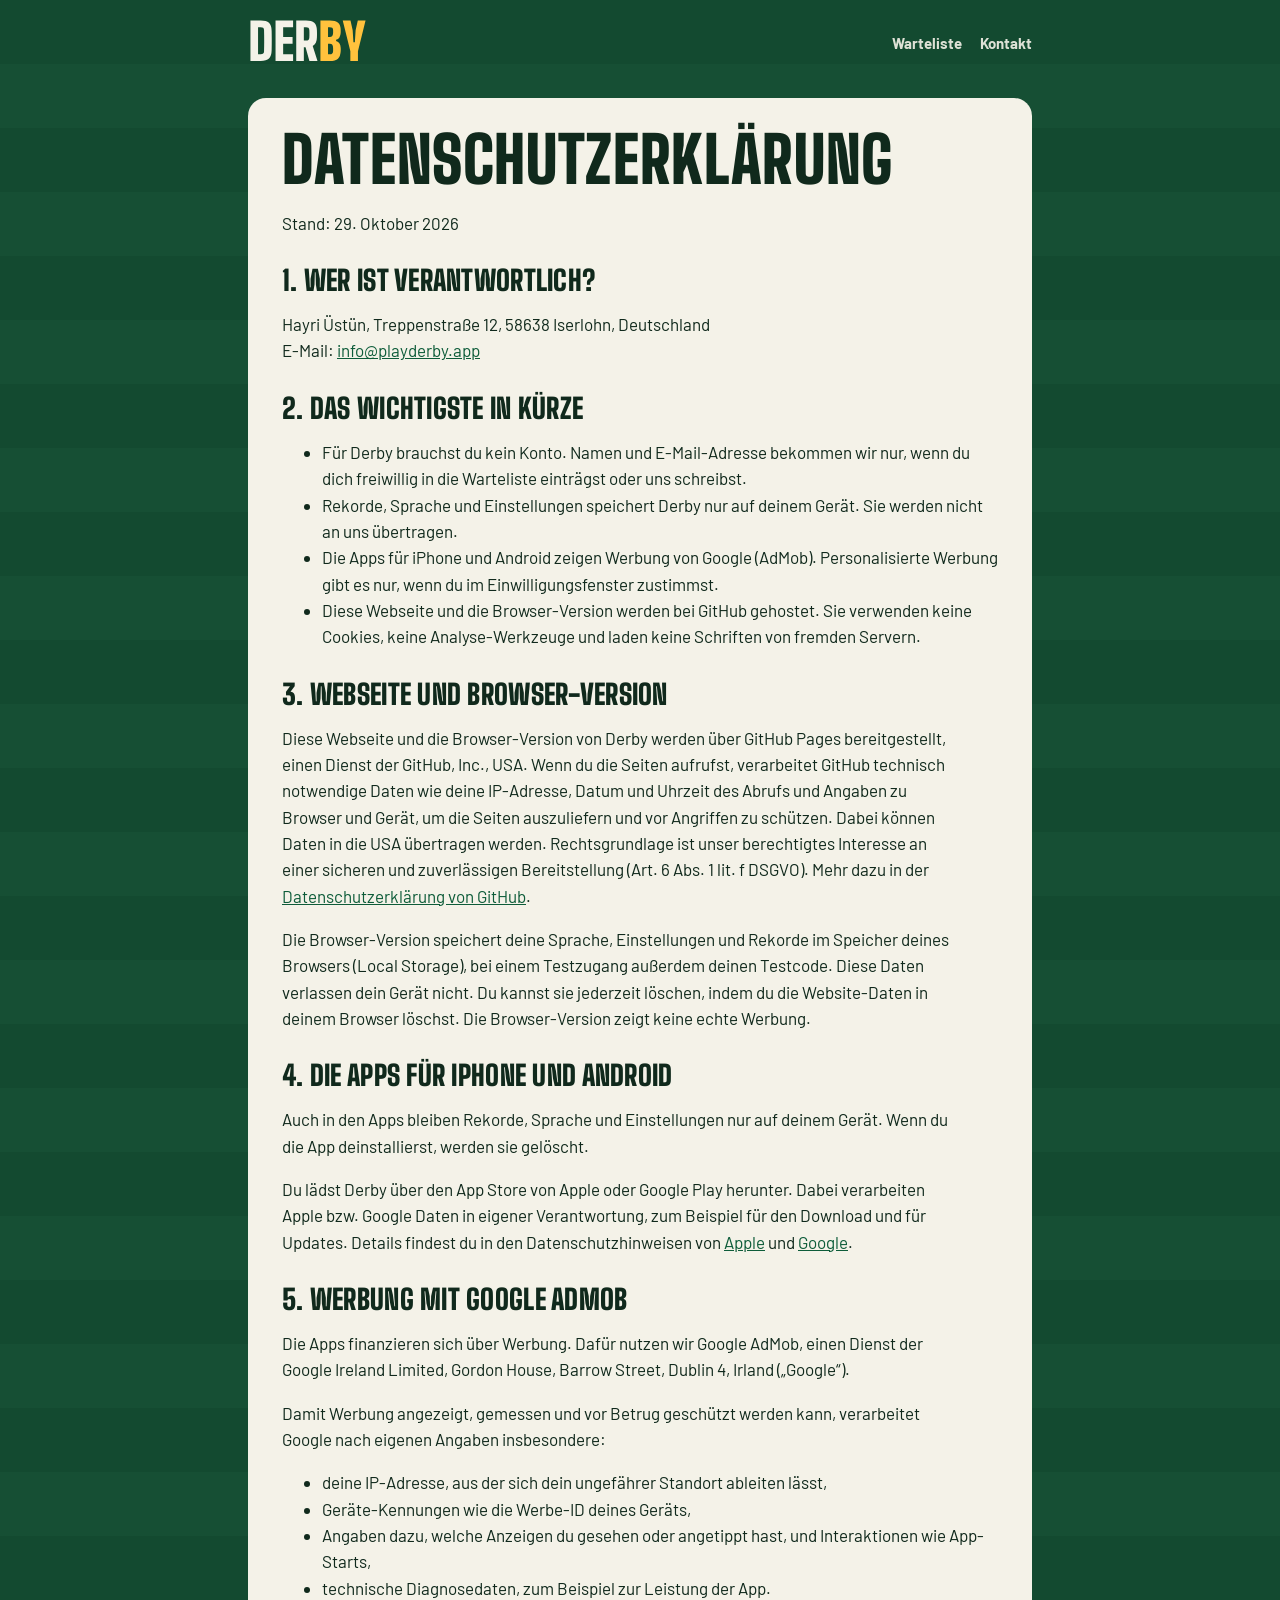
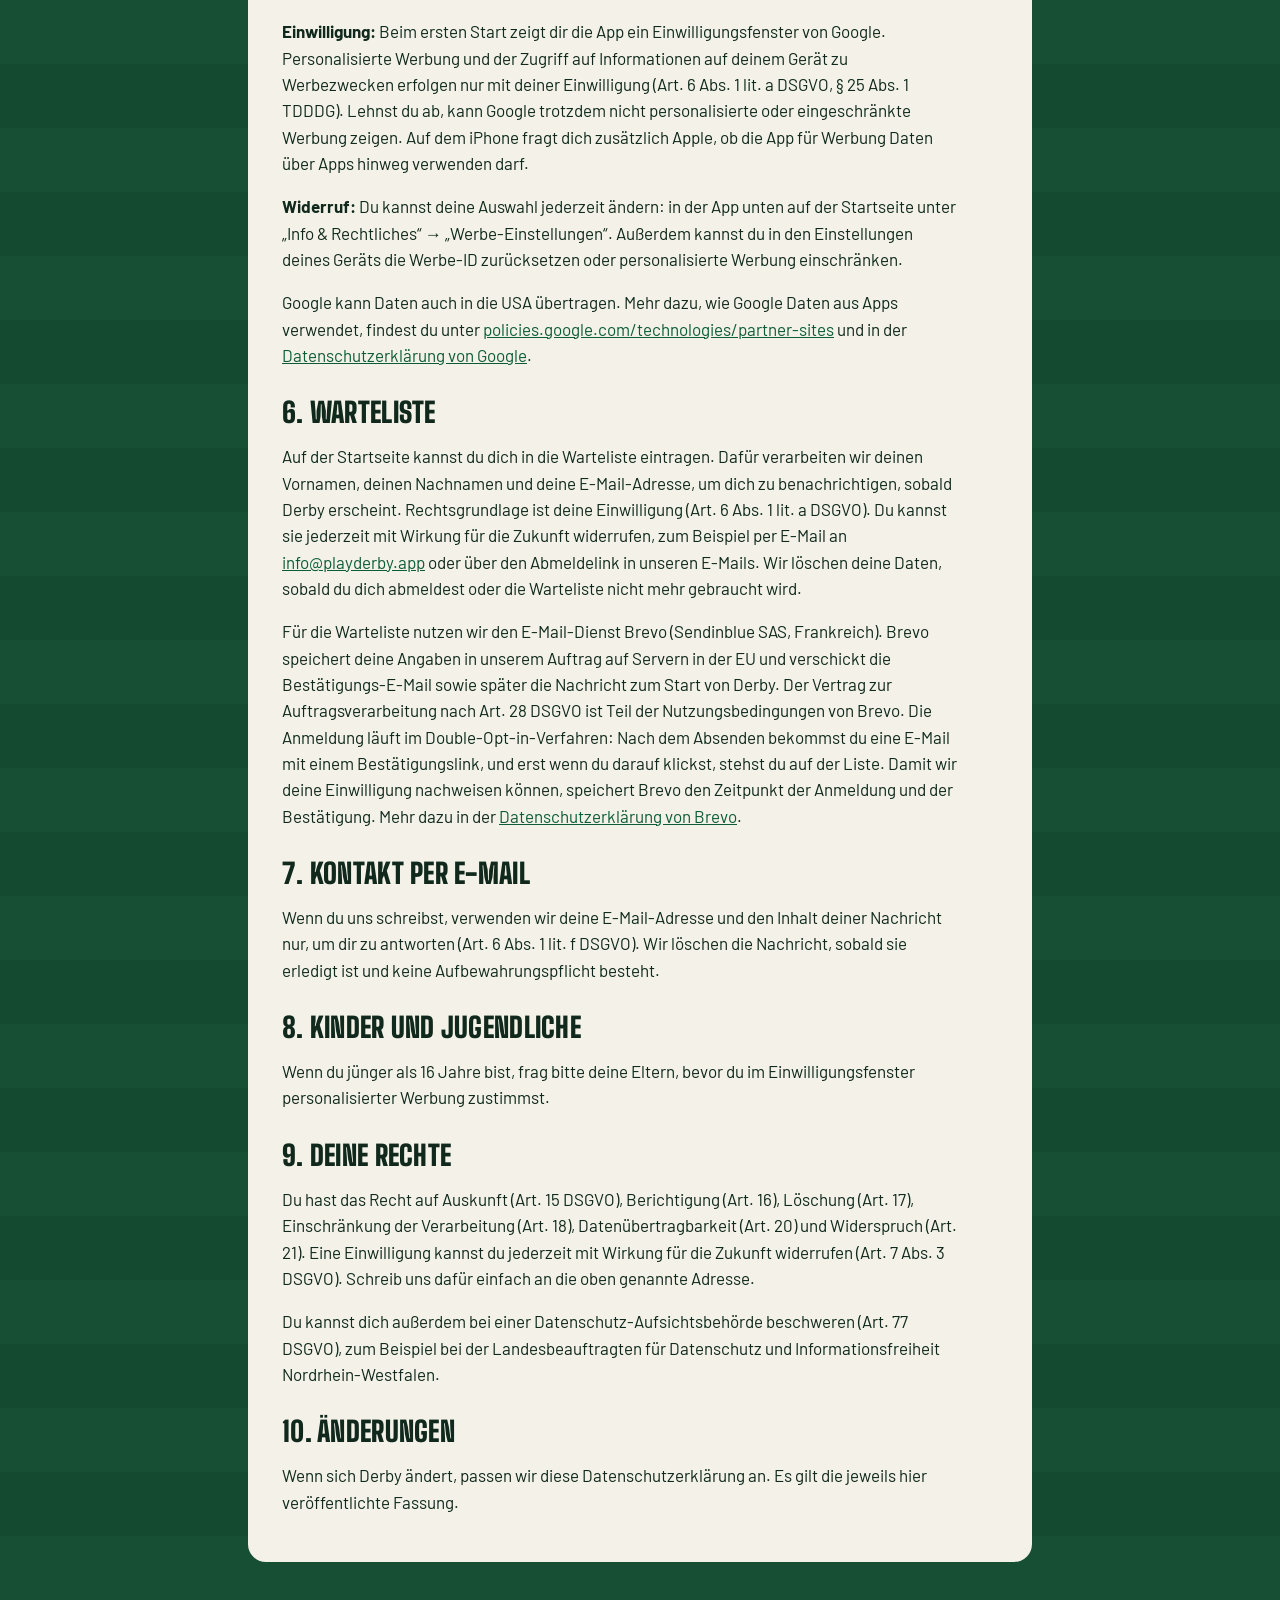
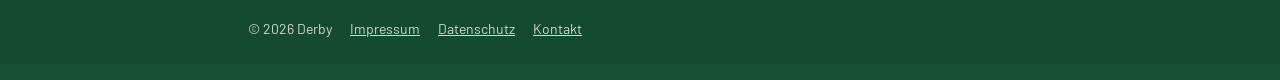
<file: datenschutz.html>
<!doctype html>
<html lang="de">
<head>
<meta charset="utf-8">
<meta name="viewport" content="width=device-width, initial-scale=1, viewport-fit=cover">
<title>Datenschutzerklärung – Derby</title>
<meta name="description" content="Datenschutzerklärung von Derby.">
<meta name="theme-color" content="#134a30">
<link rel="icon" type="image/png" href="icon-192.png">
<link rel="apple-touch-icon" href="apple-touch-icon.png">
<link rel="stylesheet" href="site.css">
</head>
<body>
<div class="wrap">
<header class="top"><a href="./" class="mini" aria-label="Derby Startseite"><svg xmlns="http://www.w3.org/2000/svg" viewBox="0 0 4732 1792" role="img" aria-label="Derby"><path transform="translate(16.0 1696.0) scale(1 -1)" fill="#f4f2e8" d="M80 0V1600H486Q711 1600 811.5 1504.5Q912 1409 916 1190Q919 1051 920.0 926.0Q921 801 920.0 676.0Q919 551 916 412Q912 192 811.5 96.0Q711 0 486 0ZM380 264H486Q549 264 582.0 293.0Q615 322 616 376Q619 483 620.5 589.0Q622 695 622.0 801.0Q622 907 620.5 1013.5Q619 1120 616 1226Q615 1279 582.0 1307.5Q549 1336 486 1336H380Z"/><path transform="translate(1006.0 1696.0) scale(1 -1)" fill="#f4f2e8" d="M80 0V1600H772V1336H380V946H752V682H380V264H772V0Z"/><path transform="translate(1822.0 1696.0) scale(1 -1)" fill="#f4f2e8" d="M80 0V1600H466Q690 1600 789.5 1509.5Q889 1419 896 1210Q898 1154 898.5 1112.0Q899 1070 898.5 1028.0Q898 986 896 930Q892 800 852.5 717.0Q813 634 730 590L918 0H600L448 540H380V0ZM380 804H466Q529 804 561.0 833.0Q593 862 596 914Q599 963 600.0 1016.5Q601 1070 600.0 1123.5Q599 1177 596 1226Q593 1279 561.0 1307.5Q529 1336 466 1336H380Z"/><path transform="translate(2776.0 1696.0) scale(1 -1)" fill="#ffc23d" d="M80 0V1600H450Q674 1600 777.0 1509.5Q880 1419 880 1210V1156Q880 1130 878 1104Q871 995 829.0 930.5Q787 866 698 836V788Q790 758 833.0 692.5Q876 627 880 514Q882 481 882.0 453.0Q882 425 880 390Q871 182 772.5 91.0Q674 0 450 0ZM380 264H450Q513 264 546.5 297.5Q580 331 580 394V500Q580 599 549.5 640.5Q519 682 450 682H380ZM380 946H450Q513 946 546.5 989.5Q580 1033 580 1112V1226Q580 1279 546.5 1307.5Q513 1336 450 1336H380Z"/><path transform="translate(3721.0 1696.0) scale(1 -1)" fill="#ffc23d" d="M315 0V382L15 1600H321L407 1212L437 742H493L523 1212L609 1600H915L615 382V0Z"/></svg></a><nav><a href="./#warteliste">Warteliste</a><a href="./#kontakt">Kontakt</a></nav></header>
<main>

<article class="legal">
<h1>Datenschutz&shy;erklärung</h1>
<p>Stand: 29. Oktober 2026</p>

<h2>1. Wer ist verantwortlich?</h2>
<p>Hayri Üstün, Treppenstraße 12, 58638 Iserlohn, Deutschland<br>E-Mail: <a href="mailto:info@playderby.app">info@playderby.app</a></p>

<h2>2. Das Wichtigste in Kürze</h2>
<ul>
<li>Für Derby brauchst du kein Konto. Namen und E-Mail-Adresse bekommen wir nur, wenn du dich freiwillig in die Warteliste einträgst oder uns schreibst.</li>
<li>Rekorde, Sprache und Einstellungen speichert Derby nur auf deinem Gerät. Sie werden nicht an uns übertragen.</li>
<li>Die Apps für iPhone und Android zeigen Werbung von Google (AdMob). Personalisierte Werbung gibt es nur, wenn du im Einwilligungsfenster zustimmst.</li>
<li>Diese Webseite und die Browser-Version werden bei GitHub gehostet. Sie verwenden keine Cookies, keine Analyse-Werkzeuge und laden keine Schriften von fremden Servern.</li>
</ul>

<h2>3. Webseite und Browser-Version</h2>
<p>Diese Webseite und die Browser-Version von Derby werden über GitHub Pages bereitgestellt, einen Dienst der GitHub, Inc., USA. Wenn du die Seiten aufrufst, verarbeitet GitHub technisch notwendige Daten wie deine IP-Adresse, Datum und Uhrzeit des Abrufs und Angaben zu Browser und Gerät, um die Seiten auszuliefern und vor Angriffen zu schützen. Dabei können Daten in die USA übertragen werden. Rechtsgrundlage ist unser berechtigtes Interesse an einer sicheren und zuverlässigen Bereitstellung (Art. 6 Abs. 1 lit. f DSGVO). Mehr dazu in der <a href="https://docs.github.com/de/site-policy/privacy-policies/github-general-privacy-statement">Datenschutzerklärung von GitHub</a>.</p>
<p>Die Browser-Version speichert deine Sprache, Einstellungen und Rekorde im Speicher deines Browsers (Local Storage), bei einem Testzugang außerdem deinen Testcode. Diese Daten verlassen dein Gerät nicht. Du kannst sie jederzeit löschen, indem du die Website-Daten in deinem Browser löschst. Die Browser-Version zeigt keine echte Werbung.</p>

<h2>4. Die Apps für iPhone und Android</h2>
<p>Auch in den Apps bleiben Rekorde, Sprache und Einstellungen nur auf deinem Gerät. Wenn du die App deinstallierst, werden sie gelöscht.</p>
<p>Du lädst Derby über den App Store von Apple oder Google Play herunter. Dabei verarbeiten Apple bzw. Google Daten in eigener Verantwortung, zum Beispiel für den Download und für Updates. Details findest du in den Datenschutzhinweisen von <a href="https://www.apple.com/de/legal/privacy/">Apple</a> und <a href="https://policies.google.com/privacy?hl=de">Google</a>.</p>

<h2>5. Werbung mit Google AdMob</h2>
<p>Die Apps finanzieren sich über Werbung. Dafür nutzen wir Google AdMob, einen Dienst der Google Ireland Limited, Gordon House, Barrow Street, Dublin 4, Irland („Google“).</p>
<p>Damit Werbung angezeigt, gemessen und vor Betrug geschützt werden kann, verarbeitet Google nach eigenen Angaben insbesondere:</p>
<ul>
<li>deine IP-Adresse, aus der sich dein ungefährer Standort ableiten lässt,</li>
<li>Geräte-Kennungen wie die Werbe-ID deines Geräts,</li>
<li>Angaben dazu, welche Anzeigen du gesehen oder angetippt hast, und Interaktionen wie App-Starts,</li>
<li>technische Diagnosedaten, zum Beispiel zur Leistung der App.</li>
</ul>
<p><strong>Einwilligung:</strong> Beim ersten Start zeigt dir die App ein Einwilligungsfenster von Google. Personalisierte Werbung und der Zugriff auf Informationen auf deinem Gerät zu Werbezwecken erfolgen nur mit deiner Einwilligung (Art. 6 Abs. 1 lit. a DSGVO, § 25 Abs. 1 TDDDG). Lehnst du ab, kann Google trotzdem nicht personalisierte oder eingeschränkte Werbung zeigen. Auf dem iPhone fragt dich zusätzlich Apple, ob die App für Werbung Daten über Apps hinweg verwenden darf.</p>
<p><strong>Widerruf:</strong> Du kannst deine Auswahl jederzeit ändern: in der App unten auf der Startseite unter „Info &amp; Rechtliches“ → „Werbe-Einstellungen“. Außerdem kannst du in den Einstellungen deines Geräts die Werbe-ID zurücksetzen oder personalisierte Werbung einschränken.</p>
<p>Google kann Daten auch in die USA übertragen. Mehr dazu, wie Google Daten aus Apps verwendet, findest du unter <a href="https://policies.google.com/technologies/partner-sites?hl=de">policies.google.com/technologies/partner-sites</a> und in der <a href="https://policies.google.com/privacy?hl=de">Datenschutzerklärung von Google</a>.</p>

<h2>6. Warteliste</h2>
<p>Auf der Startseite kannst du dich in die Warteliste eintragen. Dafür verarbeiten wir deinen Vornamen, deinen Nachnamen und deine E-Mail-Adresse, um dich zu benachrichtigen, sobald Derby erscheint. Rechtsgrundlage ist deine Einwilligung (Art. 6 Abs. 1 lit. a DSGVO). Du kannst sie jederzeit mit Wirkung für die Zukunft widerrufen, zum Beispiel per E-Mail an <a href="mailto:info@playderby.app">info@playderby.app</a> oder über den Abmeldelink in unseren E-Mails. Wir löschen deine Daten, sobald du dich abmeldest oder die Warteliste nicht mehr gebraucht wird.</p>
<p>Für die Warteliste nutzen wir den E-Mail-Dienst Brevo (Sendinblue SAS, Frankreich). Brevo speichert deine Angaben in unserem Auftrag auf Servern in der EU und verschickt die Bestätigungs-E-Mail sowie später die Nachricht zum Start von Derby. Der Vertrag zur Auftragsverarbeitung nach Art. 28 DSGVO ist Teil der Nutzungsbedingungen von Brevo. Die Anmeldung läuft im Double-Opt-in-Verfahren: Nach dem Absenden bekommst du eine E-Mail mit einem Bestätigungslink, und erst wenn du darauf klickst, stehst du auf der Liste. Damit wir deine Einwilligung nachweisen können, speichert Brevo den Zeitpunkt der Anmeldung und der Bestätigung. Mehr dazu in der <a href="https://www.brevo.com/de/legal/privacypolicy/">Datenschutzerklärung von Brevo</a>.</p>

<h2>7. Kontakt per E-Mail</h2>
<p>Wenn du uns schreibst, verwenden wir deine E-Mail-Adresse und den Inhalt deiner Nachricht nur, um dir zu antworten (Art. 6 Abs. 1 lit. f DSGVO). Wir löschen die Nachricht, sobald sie erledigt ist und keine Aufbewahrungspflicht besteht.</p>

<h2>8. Kinder und Jugendliche</h2>
<p>Wenn du jünger als 16 Jahre bist, frag bitte deine Eltern, bevor du im Einwilligungsfenster personalisierter Werbung zustimmst.</p>

<h2>9. Deine Rechte</h2>
<p>Du hast das Recht auf Auskunft (Art. 15 DSGVO), Berichtigung (Art. 16), Löschung (Art. 17), Einschränkung der Verarbeitung (Art. 18), Datenübertragbarkeit (Art. 20) und Widerspruch (Art. 21). Eine Einwilligung kannst du jederzeit mit Wirkung für die Zukunft widerrufen (Art. 7 Abs. 3 DSGVO). Schreib uns dafür einfach an die oben genannte Adresse.</p>
<p>Du kannst dich außerdem bei einer Datenschutz-Aufsichtsbehörde beschweren (Art. 77 DSGVO), zum Beispiel bei der Landesbeauftragten für Datenschutz und Informationsfreiheit Nordrhein-Westfalen.</p>

<h2>10. Änderungen</h2>
<p>Wenn sich Derby ändert, passen wir diese Datenschutzerklärung an. Es gilt die jeweils hier veröffentlichte Fassung.</p>
</article>

</main>
<footer><span>© 2026 Derby</span><a href="impressum.html">Impressum</a><a href="datenschutz.html">Datenschutz</a><a href="./#kontakt">Kontakt</a></footer>
</div>
</body>
</html>
</file>
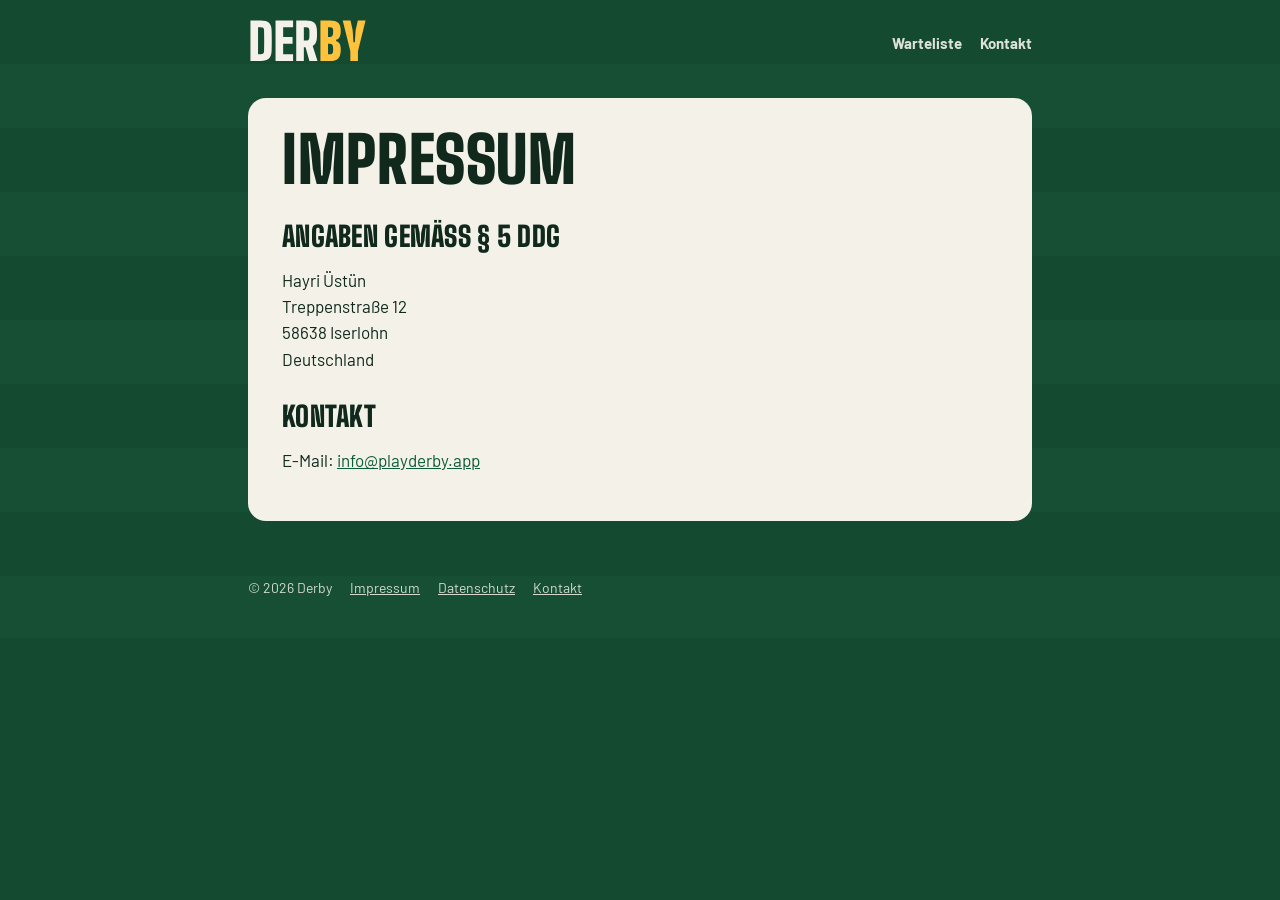
<file: impressum.html>
<!doctype html>
<html lang="de">
<head>
<meta charset="utf-8">
<meta name="viewport" content="width=device-width, initial-scale=1, viewport-fit=cover">
<title>Impressum – Derby</title>
<meta name="description" content="Impressum von Derby.">
<meta name="theme-color" content="#134a30">
<link rel="icon" type="image/png" href="icon-192.png">
<link rel="apple-touch-icon" href="apple-touch-icon.png">
<link rel="stylesheet" href="site.css">
</head>
<body>
<div class="wrap">
<header class="top"><a href="./" class="mini" aria-label="Derby Startseite"><svg xmlns="http://www.w3.org/2000/svg" viewBox="0 0 4732 1792" role="img" aria-label="Derby"><path transform="translate(16.0 1696.0) scale(1 -1)" fill="#f4f2e8" d="M80 0V1600H486Q711 1600 811.5 1504.5Q912 1409 916 1190Q919 1051 920.0 926.0Q921 801 920.0 676.0Q919 551 916 412Q912 192 811.5 96.0Q711 0 486 0ZM380 264H486Q549 264 582.0 293.0Q615 322 616 376Q619 483 620.5 589.0Q622 695 622.0 801.0Q622 907 620.5 1013.5Q619 1120 616 1226Q615 1279 582.0 1307.5Q549 1336 486 1336H380Z"/><path transform="translate(1006.0 1696.0) scale(1 -1)" fill="#f4f2e8" d="M80 0V1600H772V1336H380V946H752V682H380V264H772V0Z"/><path transform="translate(1822.0 1696.0) scale(1 -1)" fill="#f4f2e8" d="M80 0V1600H466Q690 1600 789.5 1509.5Q889 1419 896 1210Q898 1154 898.5 1112.0Q899 1070 898.5 1028.0Q898 986 896 930Q892 800 852.5 717.0Q813 634 730 590L918 0H600L448 540H380V0ZM380 804H466Q529 804 561.0 833.0Q593 862 596 914Q599 963 600.0 1016.5Q601 1070 600.0 1123.5Q599 1177 596 1226Q593 1279 561.0 1307.5Q529 1336 466 1336H380Z"/><path transform="translate(2776.0 1696.0) scale(1 -1)" fill="#ffc23d" d="M80 0V1600H450Q674 1600 777.0 1509.5Q880 1419 880 1210V1156Q880 1130 878 1104Q871 995 829.0 930.5Q787 866 698 836V788Q790 758 833.0 692.5Q876 627 880 514Q882 481 882.0 453.0Q882 425 880 390Q871 182 772.5 91.0Q674 0 450 0ZM380 264H450Q513 264 546.5 297.5Q580 331 580 394V500Q580 599 549.5 640.5Q519 682 450 682H380ZM380 946H450Q513 946 546.5 989.5Q580 1033 580 1112V1226Q580 1279 546.5 1307.5Q513 1336 450 1336H380Z"/><path transform="translate(3721.0 1696.0) scale(1 -1)" fill="#ffc23d" d="M315 0V382L15 1600H321L407 1212L437 742H493L523 1212L609 1600H915L615 382V0Z"/></svg></a><nav><a href="./#warteliste">Warteliste</a><a href="./#kontakt">Kontakt</a></nav></header>
<main>

<article class="legal">
<h1>Impressum</h1>
<h2>Angaben gemäß § 5 DDG</h2>
<p>Hayri Üstün<br>Treppenstraße 12<br>58638 Iserlohn<br>Deutschland</p>
<h2>Kontakt</h2>
<p>E-Mail: <a href="mailto:info@playderby.app">info@playderby.app</a></p>
</article>

</main>
<footer><span>© 2026 Derby</span><a href="impressum.html">Impressum</a><a href="datenschutz.html">Datenschutz</a><a href="./#kontakt">Kontakt</a></footer>
</div>
</body>
</html>
</file>
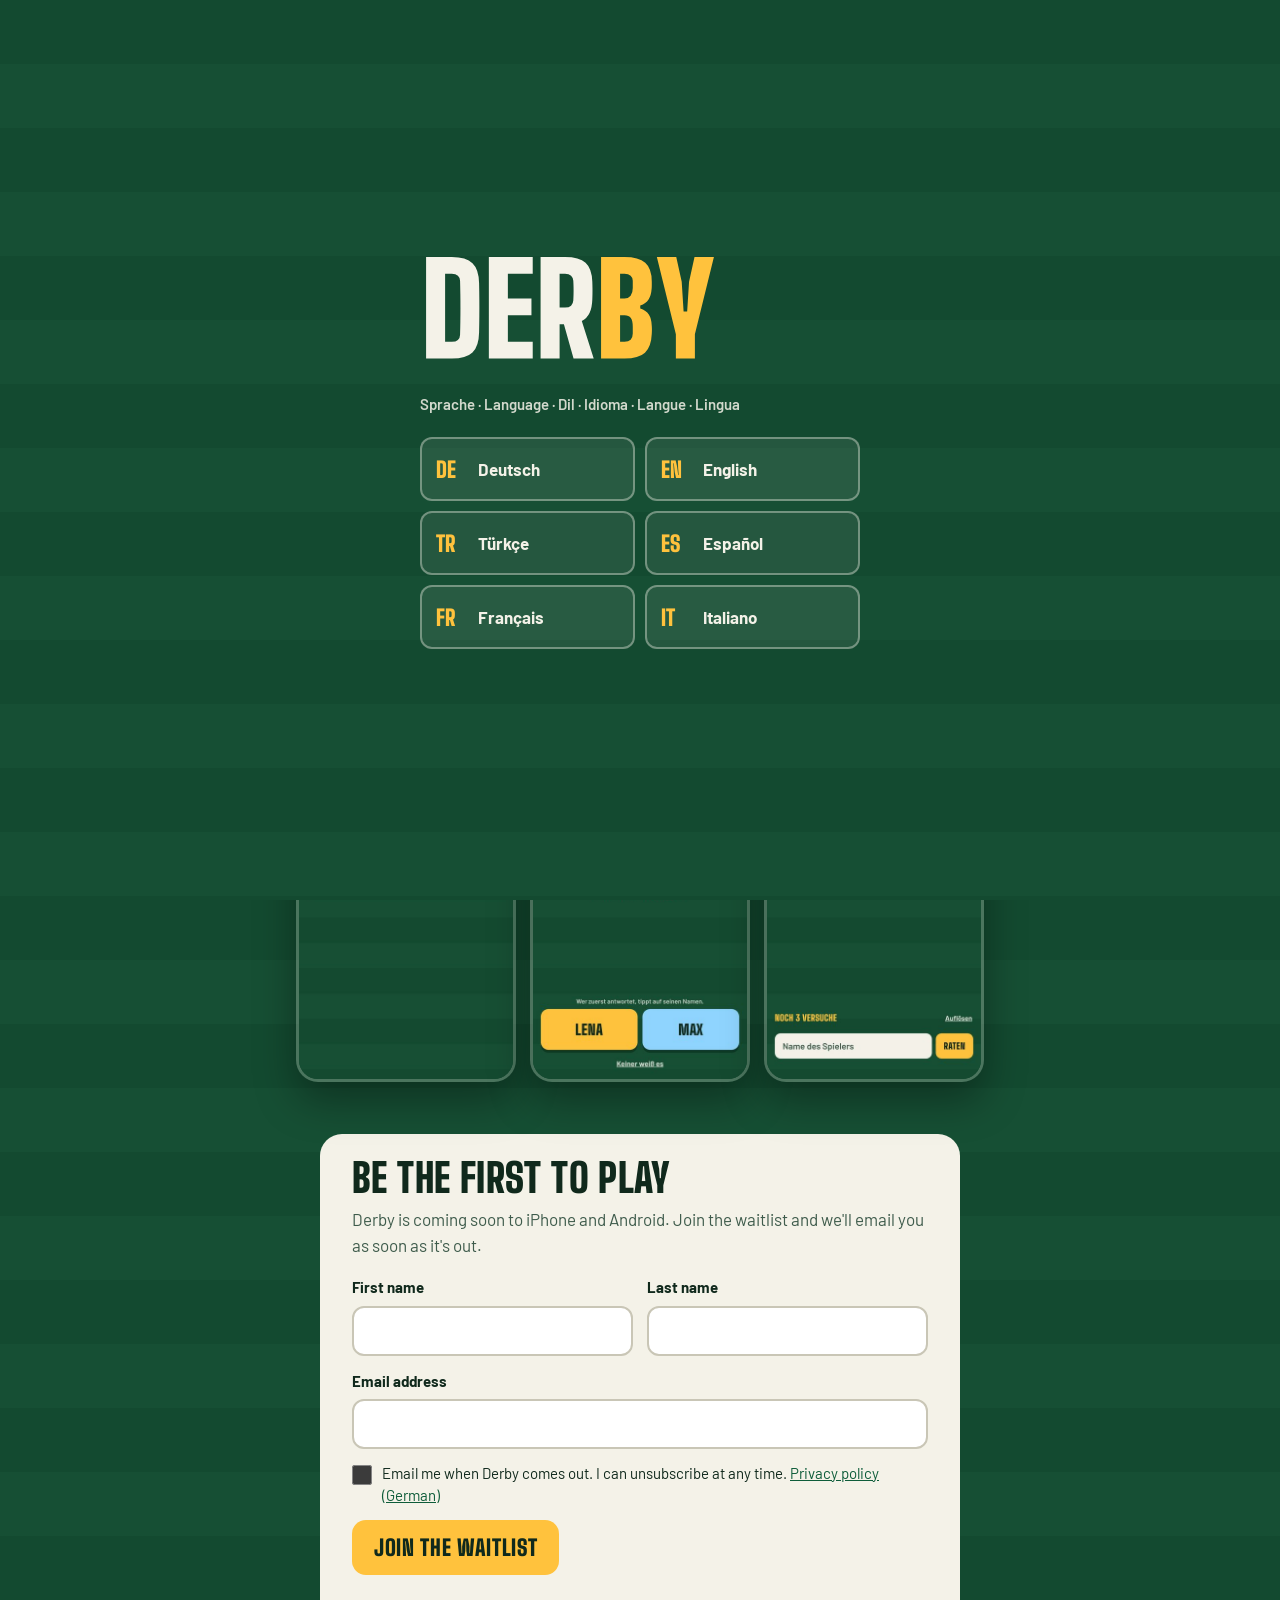
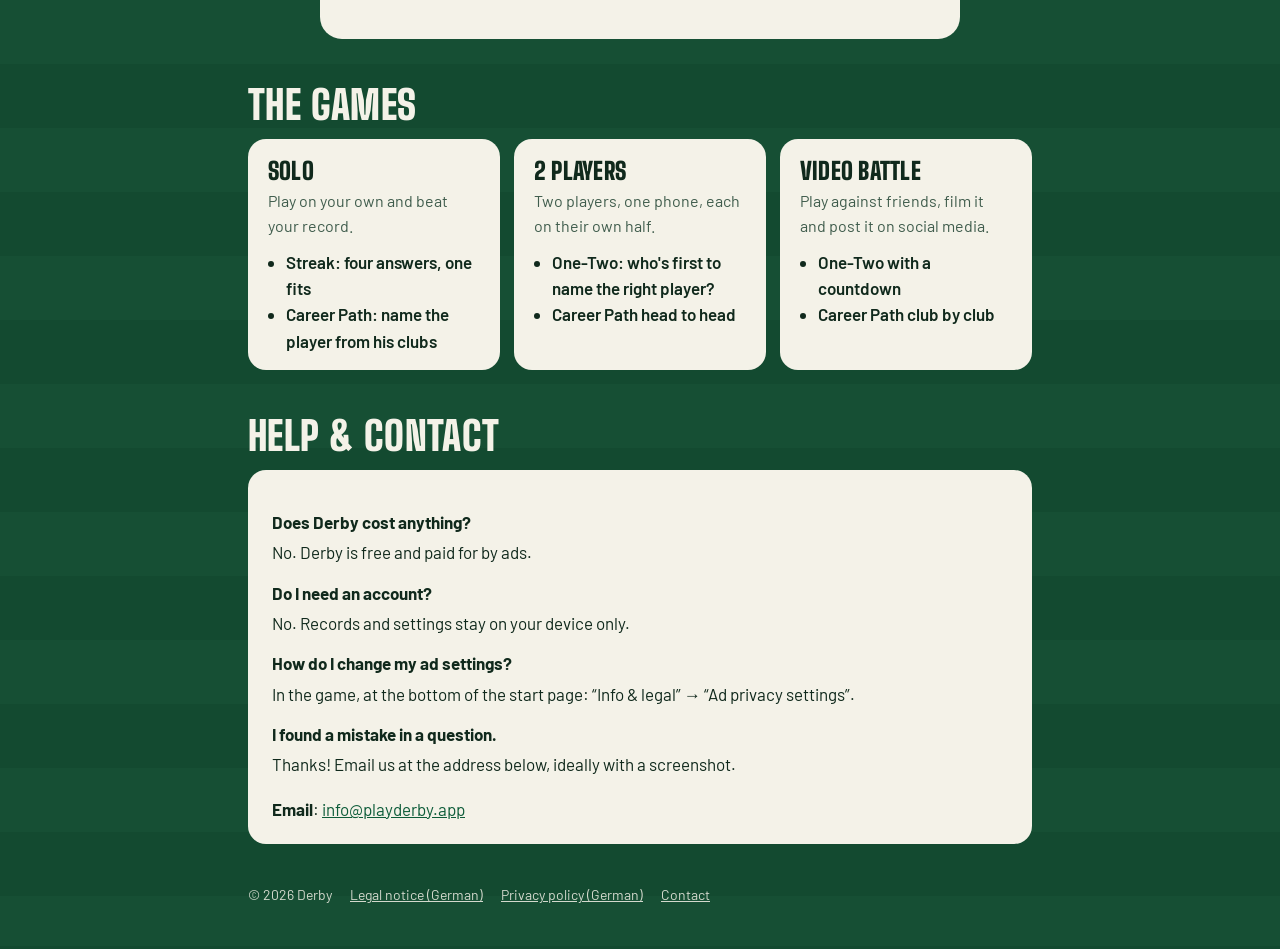
<file: info.html>
<!doctype html>
<html lang="de">
<head>
<meta charset="utf-8">
<title>Derby</title>
<meta name="robots" content="noindex">
<link rel="canonical" href="https://playderby.app/">
<meta http-equiv="refresh" content="0; url=./">
</head>
<body><p><a href="./">Derby</a></p></body>
</html>
</file>
<file: site.css>
@font-face{font-family:'Barlow';font-style:normal;font-display:swap;font-weight:400;src:url([data-uri]) format('woff2');unicode-range:U+0100-02BA,U+02BD-02C5,U+02C7-02CC,U+02CE-02D7,U+02DD-02FF,U+0304,U+0308,U+0329,U+1D00-1DBF,U+1E00-1E9F,U+1EF2-1EFF,U+2020,U+20A0-20AB,U+20AD-20C0,U+2113,U+2C60-2C7F,U+A720-A7FF}
@font-face{font-family:'Barlow';font-style:normal;font-display:swap;font-weight:400;src:url([data-uri]) format('woff2');unicode-range:U+0000-00FF,U+0131,U+0152-0153,U+02BB-02BC,U+02C6,U+02DA,U+02DC,U+0304,U+0308,U+0329,U+2000-206F,U+20AC,U+2122,U+2191,U+2193,U+2212,U+2215,U+FEFF,U+FFFD}
@font-face{font-family:'Barlow';font-style:normal;font-display:swap;font-weight:600;src:url([data-uri]) format('woff2');unicode-range:U+0100-02BA,U+02BD-02C5,U+02C7-02CC,U+02CE-02D7,U+02DD-02FF,U+0304,U+0308,U+0329,U+1D00-1DBF,U+1E00-1E9F,U+1EF2-1EFF,U+2020,U+20A0-20AB,U+20AD-20C0,U+2113,U+2C60-2C7F,U+A720-A7FF}
@font-face{font-family:'Barlow';font-style:normal;font-display:swap;font-weight:600;src:url([data-uri]) format('woff2');unicode-range:U+0000-00FF,U+0131,U+0152-0153,U+02BB-02BC,U+02C6,U+02DA,U+02DC,U+0304,U+0308,U+0329,U+2000-206F,U+20AC,U+2122,U+2191,U+2193,U+2212,U+2215,U+FEFF,U+FFFD}
@font-face{font-family:'Barlow';font-style:normal;font-display:swap;font-weight:700;src:url([data-uri]) format('woff2');unicode-range:U+0100-02BA,U+02BD-02C5,U+02C7-02CC,U+02CE-02D7,U+02DD-02FF,U+0304,U+0308,U+0329,U+1D00-1DBF,U+1E00-1E9F,U+1EF2-1EFF,U+2020,U+20A0-20AB,U+20AD-20C0,U+2113,U+2C60-2C7F,U+A720-A7FF}
@font-face{font-family:'Barlow';font-style:normal;font-display:swap;font-weight:700;src:url([data-uri]) format('woff2');unicode-range:U+0000-00FF,U+0131,U+0152-0153,U+02BB-02BC,U+02C6,U+02DA,U+02DC,U+0304,U+0308,U+0329,U+2000-206F,U+20AC,U+2122,U+2191,U+2193,U+2212,U+2215,U+FEFF,U+FFFD}
@font-face{font-family:'Big Shoulders Display';font-style:normal;font-display:swap;font-weight:900;src:url([data-uri]) format('woff2');unicode-range:U+0100-02BA,U+02BD-02C5,U+02C7-02CC,U+02CE-02D7,U+02DD-02FF,U+0304,U+0308,U+0329,U+1D00-1DBF,U+1E00-1E9F,U+1EF2-1EFF,U+2020,U+20A0-20AB,U+20AD-20C0,U+2113,U+2C60-2C7F,U+A720-A7FF}
@font-face{font-family:'Big Shoulders Display';font-style:normal;font-display:swap;font-weight:900;src:url([data-uri]) format('woff2');unicode-range:U+0000-00FF,U+0131,U+0152-0153,U+02BB-02BC,U+02C6,U+02DA,U+02DC,U+0304,U+0308,U+0329,U+2000-206F,U+20AC,U+2122,U+2191,U+2193,U+2212,U+2215,U+FEFF,U+FFFD}
:root{--turf:#1d6a44;--turf2:#217049;--deep:#134a30;--chalk:#f4f2e8;--ink:#10291c;--ink-soft:#3f5c4c;--p1:#ffc23d;--line:rgba(244,242,232,.38);color-scheme:dark}
*{box-sizing:border-box}
html{background:var(--deep)}
body{margin:0;color:var(--chalk);font:400 17px/1.55 Barlow,"Helvetica Neue",Arial,sans-serif;
  background:repeating-linear-gradient(to bottom,var(--deep) 0 64px,#164f34 64px 128px)}
a{color:var(--p1)}
.wrap{max-width:820px;margin:0 auto;padding:0 max(18px,env(safe-area-inset-left))}
header.top{display:flex;align-items:center;justify-content:space-between;gap:16px;padding:18px 0}
header.top .mini{display:block;width:120px}
header.top nav{display:flex;gap:18px;flex-wrap:wrap;font-weight:700;font-size:15px}
header.top nav a{color:var(--chalk);text-decoration:none;opacity:.9}
header.top nav a:hover{opacity:1;text-decoration:underline}
h1,h2,h3{font-family:"Big Shoulders Display",Impact,sans-serif;font-weight:900;text-transform:uppercase;line-height:1;letter-spacing:.01em;margin:0}
h1{font-size:clamp(40px,9vw,64px);margin:30px 0 18px}
h2{font-size:clamp(30px,6vw,40px);margin:46px 0 14px}
h3{font-size:24px;margin:26px 0 8px}
.hero{text-align:center;padding:34px 0 10px}
.hero .big{width:min(520px,86vw);margin:0 auto 14px;display:block}
.hero .tag{font-size:clamp(19px,4.2vw,24px);font-weight:700;margin:0 auto 10px}
.hero p{max-width:560px;margin:0 auto 22px}
.btns{display:flex;gap:12px;justify-content:center;flex-wrap:wrap}
.btn{display:inline-block;padding:14px 22px;border-radius:14px;font-family:"Big Shoulders Display",Impact,sans-serif;font-weight:900;font-size:22px;text-transform:uppercase;letter-spacing:.03em;text-decoration:none}
.btn.main{background:var(--p1);color:var(--ink)}
.btn.ghost{border:2px solid var(--line);color:var(--chalk)}
.soon{margin:14px 0 0;font-size:15px;opacity:.85}
.shots{display:flex;gap:14px;justify-content:center;margin:34px 0 8px}
.shots img{width:31%;max-width:220px;height:auto;border-radius:22px;border:3px solid rgba(244,242,232,.25);box-shadow:0 18px 40px rgba(0,0,0,.35)}
.cards{display:grid;grid-template-columns:repeat(auto-fit,minmax(220px,1fr));gap:14px}
.card{background:var(--chalk);color:var(--ink);border-radius:18px;padding:20px 20px 16px}
.card h3{margin:0 0 6px}
.card p{margin:0;color:var(--ink-soft);font-size:16px}
.card ul{margin:10px 0 0;padding-left:18px;font-weight:600}
.panel{background:var(--chalk);color:var(--ink);border-radius:18px;padding:22px 24px;margin:0 0 14px}
.panel a{color:#0d5c39}
.faq dt{font-weight:700;margin-top:14px}
.faq dd{margin:4px 0 0}
.legal{background:var(--chalk);color:var(--ink);border-radius:18px;padding:26px clamp(18px,4vw,34px) 30px;margin:10px 0 30px}
.legal h1{color:var(--ink);margin-top:4px}
.legal h2{color:var(--ink);font-size:28px;margin:30px 0 8px}
.legal a{color:#0d5c39}
.legal p,.legal li{max-width:68ch}
mark.todo{background:#ffe08a;color:var(--ink);padding:0 3px;border-radius:3px}
footer{padding:26px 0 40px;font-size:14px;opacity:.85;display:flex;gap:18px;flex-wrap:wrap}
footer a{color:var(--chalk)}
@media (max-width:520px){header.top nav{gap:12px;font-size:14px}.shots{gap:8px}}
</file>
